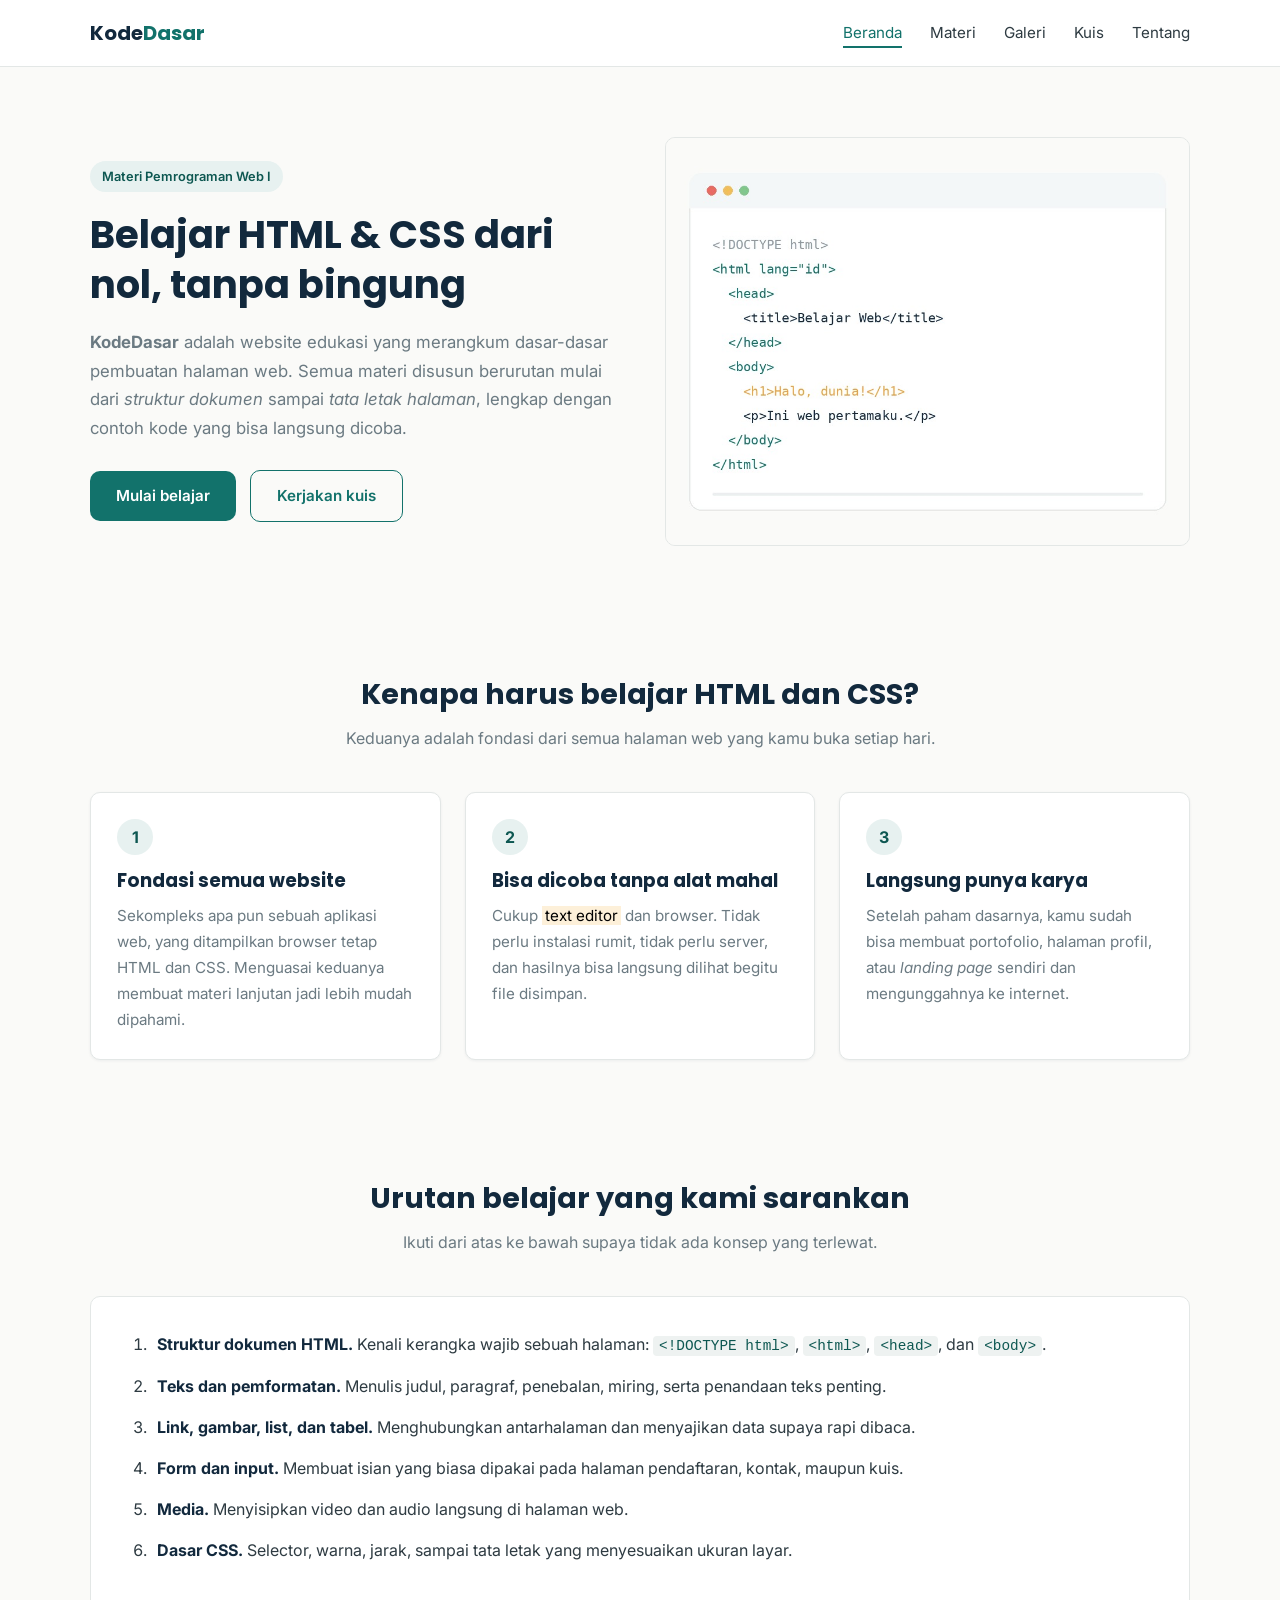
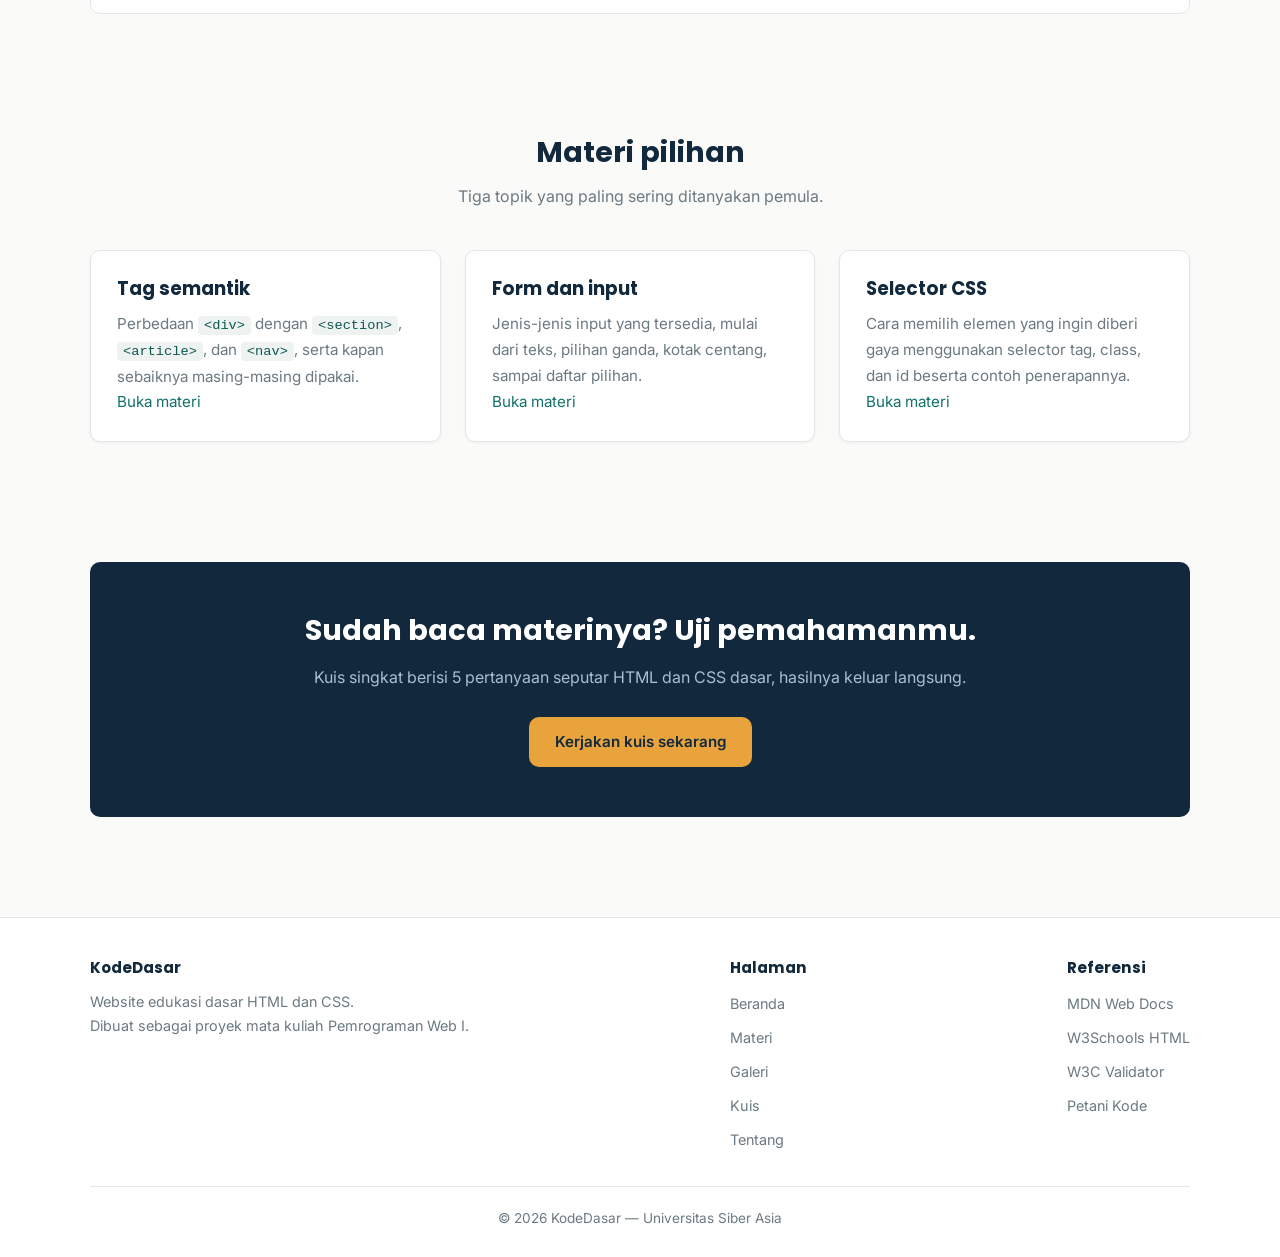
<file: index.html>
<!DOCTYPE html>
<html lang="id">
<head>
  <meta charset="UTF-8">
  <meta name="viewport" content="width=device-width, initial-scale=1.0">
  <meta name="description" content="KodeDasar adalah website edukasi untuk belajar HTML dan CSS dari nol.">
  <title>KodeDasar - Belajar HTML &amp; CSS dari Nol</title>
  <link rel="preconnect" href="https://fonts.googleapis.com">
  <link rel="preconnect" href="https://fonts.gstatic.com" crossorigin>
  <link href="https://fonts.googleapis.com/css2?family=Inter:wght@400;600&family=Poppins:wght@600;700&display=swap" rel="stylesheet">
  <link rel="stylesheet" href="css/style.css">
</head>
<body>

  <header>
    <div class="container header-isi">
      <a href="index.html" class="logo">Kode<span>Dasar</span></a>
      <button class="tombol-menu" id="tombolMenu">&#9776;</button>
      <nav id="menuUtama">
        <ul>
          <li><a href="index.html" class="aktif">Beranda</a></li>
          <li><a href="materi.html">Materi</a></li>
          <li><a href="galeri.html">Galeri</a></li>
          <li><a href="kuis.html">Kuis</a></li>
          <li><a href="tentang.html">Tentang</a></li>
        </ul>
      </nav>
    </div>
  </header>

  <main>

    <!-- Bagian pembuka/Materi -->
    <section class="hero">
      <div class="container hero-isi">
        <div class="hero-teks">
          <span class="label">Materi Pemrograman Web I</span>
          <h1>Belajar HTML &amp; CSS dari nol, tanpa bingung</h1>
          <p>
            <strong>KodeDasar</strong> adalah website edukasi yang merangkum dasar-dasar pembuatan
            halaman web. Semua materi disusun berurutan mulai dari <em>struktur dokumen</em> sampai
            <em>tata letak halaman</em>, lengkap dengan contoh kode yang bisa langsung dicoba.
          </p>
          <a href="materi.html" class="tombol">Mulai belajar</a>
          <a href="kuis.html" class="tombol tombol-garis">Kerjakan kuis</a>
        </div>
        <div class="hero-gambar">
          <img src="img/hero-editor.jpg" alt="Contoh kode HTML sederhana di dalam text editor">
        </div>
      </div>
    </section>

    <!-- Mengapa belajar HTML dan CSS? -->
    <section>
      <div class="container">
        <div class="judul-bagian">
          <h2>Kenapa harus belajar HTML dan CSS?</h2>
          <p>Keduanya adalah fondasi dari semua halaman web yang kamu buka setiap hari.</p>
        </div>

        <div class="grid-kartu">
          <article class="kartu">
            <span class="nomor">1</span>
            <h3>Fondasi semua website</h3>
            <p>
              Sekompleks apa pun sebuah aplikasi web, yang ditampilkan browser tetap
              HTML dan CSS. Menguasai keduanya membuat materi lanjutan jadi lebih mudah dipahami.
            </p>
          </article>

          <article class="kartu">
            <span class="nomor">2</span>
            <h3>Bisa dicoba tanpa alat mahal</h3>
            <p>
              Cukup <mark>text editor</mark> dan browser. Tidak perlu instalasi rumit,
              tidak perlu server, dan hasilnya bisa langsung dilihat begitu file disimpan.
            </p>
          </article>

          <article class="kartu">
            <span class="nomor">3</span>
            <h3>Langsung punya karya</h3>
            <p>
              Setelah paham dasarnya, kamu sudah bisa membuat portofolio, halaman profil,
              atau <em>landing page</em> sendiri dan mengunggahnya ke internet.
            </p>
          </article>
        </div>
      </div>
    </section>

    <!-- Urutan belajar -->
    <section>
      <div class="container">
        <div class="judul-bagian">
          <h2>Urutan belajar yang kami sarankan</h2>
          <p>Ikuti dari atas ke bawah supaya tidak ada konsep yang terlewat.</p>
        </div>

        <div class="alur">
          <ol>
            <li>
              <strong>Struktur dokumen HTML.</strong> Kenali kerangka wajib sebuah halaman:
              <code>&lt;!DOCTYPE html&gt;</code>, <code>&lt;html&gt;</code>,
              <code>&lt;head&gt;</code>, dan <code>&lt;body&gt;</code>.
            </li>
            <li>
              <strong>Teks dan pemformatan.</strong> Menulis judul, paragraf, penebalan,
              miring, serta penandaan teks penting.
            </li>
            <li>
              <strong>Link, gambar, list, dan tabel.</strong> Menghubungkan antarhalaman dan
              menyajikan data supaya rapi dibaca.
            </li>
            <li>
              <strong>Form dan input.</strong> Membuat isian yang biasa dipakai pada halaman
              pendaftaran, kontak, maupun kuis.
            </li>
            <li>
              <strong>Media.</strong> Menyisipkan video dan audio langsung di halaman web.
            </li>
            <li>
              <strong>Dasar CSS.</strong> Selector, warna, jarak, sampai tata letak yang
              menyesuaikan ukuran layar.
            </li>
          </ol>
        </div>
      </div>
    </section>

    <!-- Materi pilihan -->
    <section>
      <div class="container">
        <div class="judul-bagian">
          <h2>Materi pilihan</h2>
          <p>Tiga topik yang paling sering ditanyakan pemula.</p>
        </div>

        <div class="grid-kartu">
          <article class="kartu">
            <h3>Tag semantik</h3>
            <p>
              Perbedaan <code>&lt;div&gt;</code> dengan <code>&lt;section&gt;</code>,
              <code>&lt;article&gt;</code>, dan <code>&lt;nav&gt;</code>, serta kapan
              sebaiknya masing-masing dipakai.
            </p>
            <p><a href="materi.html">Buka materi</a></p>
          </article>

          <article class="kartu">
            <h3>Form dan input</h3>
            <p>
              Jenis-jenis input yang tersedia, mulai dari teks, pilihan ganda,
              kotak centang, sampai daftar pilihan.
            </p>
            <p><a href="materi.html">Buka materi</a></p>
          </article>

          <article class="kartu">
            <h3>Selector CSS</h3>
            <p>
              Cara memilih elemen yang ingin diberi gaya menggunakan selector tag,
              class, dan id beserta contoh penerapannya.
            </p>
            <p><a href="materi.html">Buka materi</a></p>
          </article>
        </div>
      </div>
    </section>

    <!-- Ajakan mengerjakan kuis -->
    <section>
      <div class="container">
        <div class="ajakan">
          <h2>Sudah baca materinya? Uji pemahamanmu.</h2>
          <p>Kuis singkat berisi 5 pertanyaan seputar HTML dan CSS dasar, hasilnya keluar langsung.</p>
          <a href="kuis.html" class="tombol">Kerjakan kuis sekarang</a>
        </div>
      </div>
    </section>

  </main>

  <footer>
    <div class="container">
      <div class="footer-isi">
        <div class="footer-kolom">
          <h4>KodeDasar</h4>
          <p>Website edukasi dasar HTML dan CSS.<br>Dibuat sebagai proyek mata kuliah Pemrograman Web I.</p>
        </div>
        <div class="footer-kolom">
          <h4>Halaman</h4>
          <ul>
            <li><a href="index.html">Beranda</a></li>
            <li><a href="materi.html">Materi</a></li>
            <li><a href="galeri.html">Galeri</a></li>
            <li><a href="kuis.html">Kuis</a></li>
            <li><a href="tentang.html">Tentang</a></li>
          </ul>
        </div>
        <div class="footer-kolom">
          <h4>Referensi</h4>
          <ul>
            <li><a href="https://developer.mozilla.org/id/docs/Web/HTML" target="_blank">MDN Web Docs</a></li>
            <li><a href="https://www.w3schools.com/html/" target="_blank">W3Schools HTML</a></li>
            <li><a href="https://validator.w3.org/" target="_blank">W3C Validator</a></li>
            <li><a href="https://www.petanikode.com/html-tag-elemen-atribut/" target="_blank">Petani Kode</a></li>
          </ul>
        </div>
      </div>
      <p class="hak-cipta">&copy; <span id="tahun">2026</span> KodeDasar &mdash; Universitas Siber Asia</p>
    </div>
  </footer>

  <script src="js/main.js"></script>
</body>
</html>
</file>
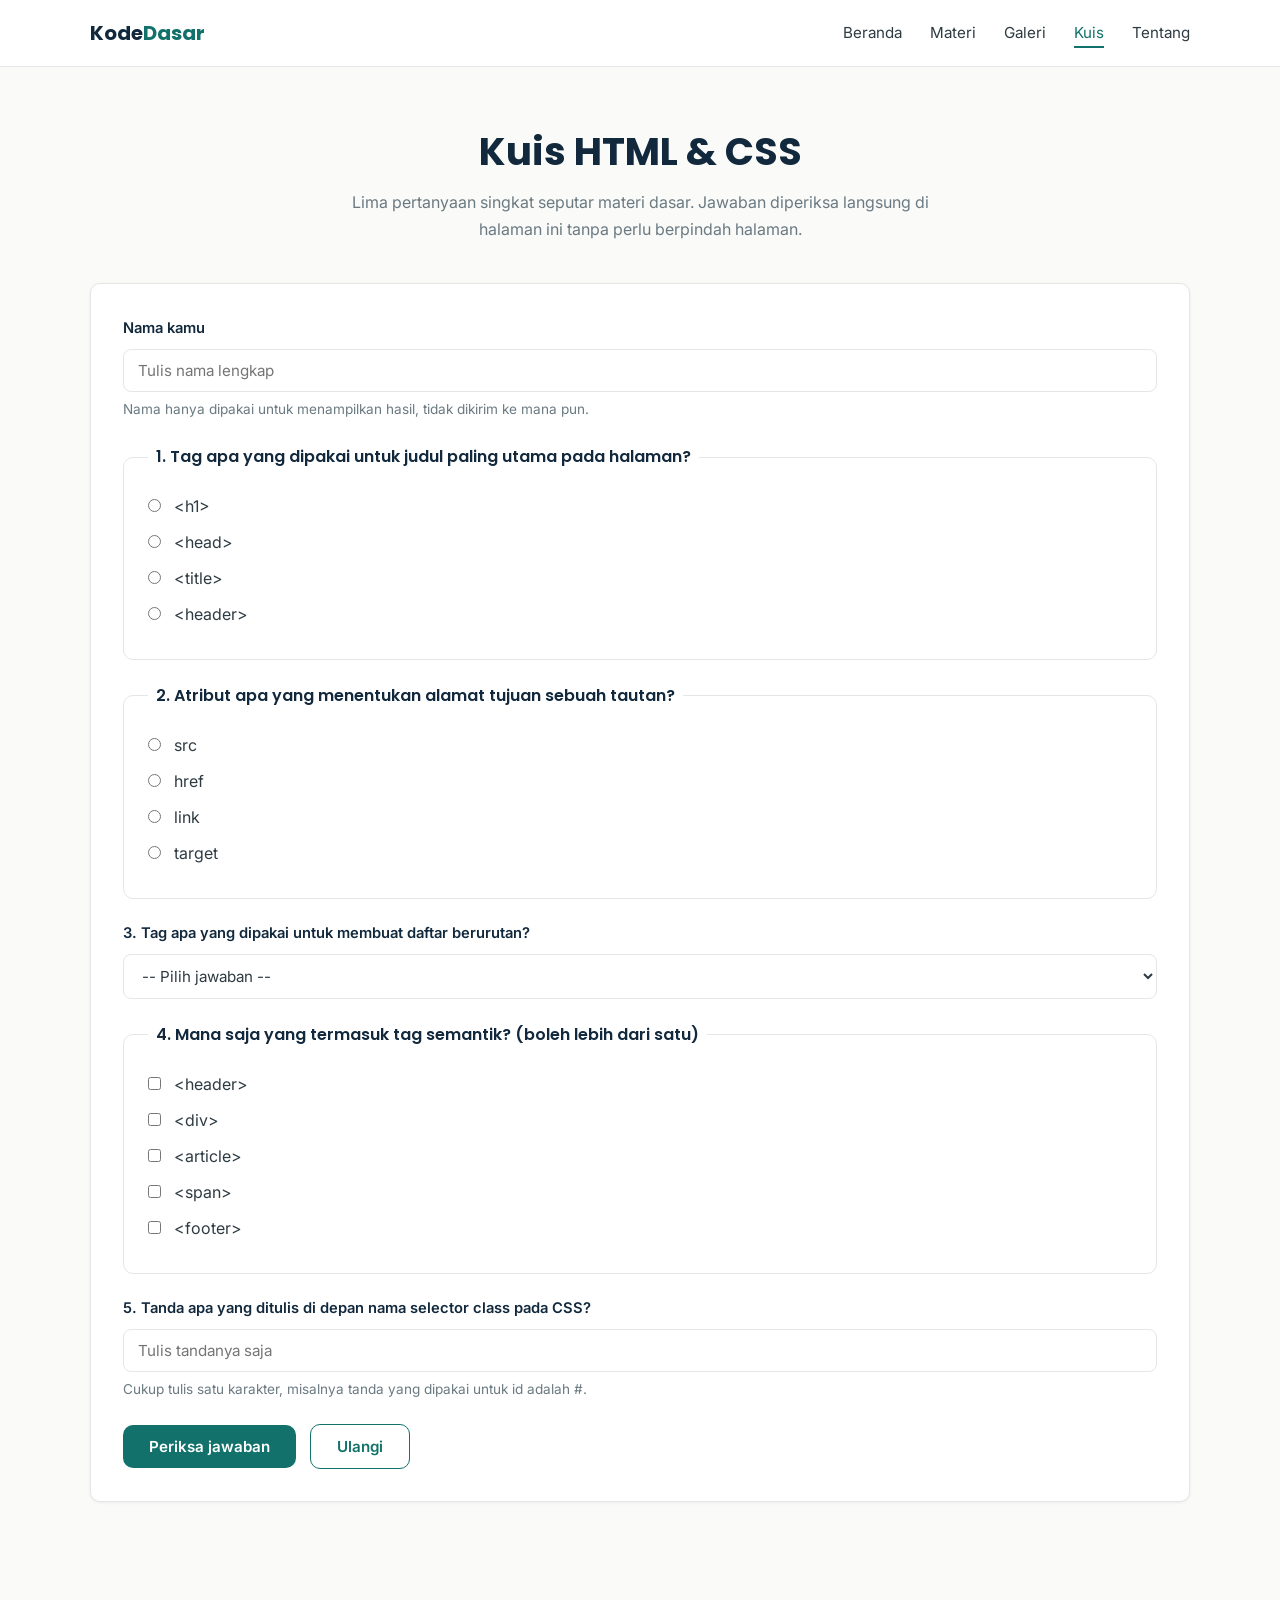
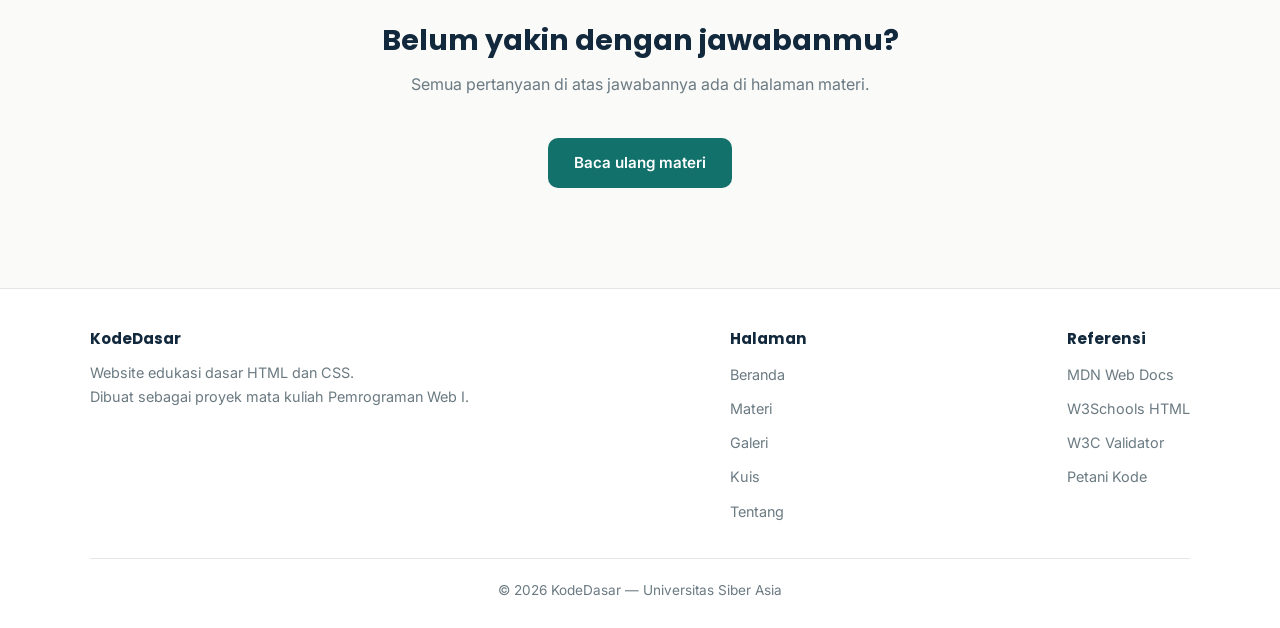
<file: kuis.html>
<!DOCTYPE html>
<html lang="id">
<head>
  <meta charset="UTF-8">
  <meta name="viewport" content="width=device-width, initial-scale=1.0">
  <meta name="description" content="Kuis singkat untuk menguji pemahaman dasar HTML dan CSS.">
  <title>Kuis - KodeDasar</title>
  <link rel="preconnect" href="https://fonts.googleapis.com">
  <link rel="preconnect" href="https://fonts.gstatic.com" crossorigin>
  <link href="https://fonts.googleapis.com/css2?family=Inter:wght@400;600&family=Poppins:wght@600;700&display=swap" rel="stylesheet">
  <link rel="stylesheet" href="css/style.css">
</head>
<body>

  <header>
    <div class="container header-isi">
      <a href="index.html" class="logo">Kode<span>Dasar</span></a>
      <button class="tombol-menu" id="tombolMenu">&#9776;</button>
      <nav id="menuUtama">
        <ul>
          <li><a href="index.html">Beranda</a></li>
          <li><a href="materi.html">Materi</a></li>
          <li><a href="galeri.html">Galeri</a></li>
          <li><a href="kuis.html" class="aktif">Kuis</a></li>
          <li><a href="tentang.html">Tentang</a></li>
        </ul>
      </nav>
    </div>
  </header>

  <main>

    <section>
      <div class="container">
        <div class="judul-bagian">
          <h1>Kuis HTML &amp; CSS</h1>
          <p>
            Lima pertanyaan singkat seputar materi dasar. Jawaban diperiksa langsung di halaman ini
            tanpa perlu berpindah halaman.
          </p>
        </div>

        <!-- Kotak hasil, awalnya disembunyikan lewat CSS lalu dimunculkan oleh kuis.js -->
        <div class="hasil-kuis" id="kotakHasil">
          <h3>Hasil kuis kamu</h3>
          <p class="skor" id="nilaiSkor">0</p>
          <p id="keteranganHasil"></p>
          <ul id="rincianJawaban"></ul>
        </div>

        <p class="pesan-form pesan-error" id="pesanPeringatan"></p>

        <form class="form-box" id="formKuis">

          <div class="grup-form">
            <label for="namaPeserta">Nama kamu</label>
            <input type="text" id="namaPeserta" name="namaPeserta" placeholder="Tulis nama lengkap">
            <p class="bantuan">Nama hanya dipakai untuk menampilkan hasil, tidak dikirim ke mana pun.</p>
          </div>

          <fieldset>
            <legend>1. Tag apa yang dipakai untuk judul paling utama pada halaman?</legend>
            <div class="pilihan">
              <label><input type="radio" name="soal1" value="h1"> &lt;h1&gt;</label>
              <label><input type="radio" name="soal1" value="head"> &lt;head&gt;</label>
              <label><input type="radio" name="soal1" value="title"> &lt;title&gt;</label>
              <label><input type="radio" name="soal1" value="header"> &lt;header&gt;</label>
            </div>
          </fieldset>

          <fieldset>
            <legend>2. Atribut apa yang menentukan alamat tujuan sebuah tautan?</legend>
            <div class="pilihan">
              <label><input type="radio" name="soal2" value="src"> src</label>
              <label><input type="radio" name="soal2" value="href"> href</label>
              <label><input type="radio" name="soal2" value="link"> link</label>
              <label><input type="radio" name="soal2" value="target"> target</label>
            </div>
          </fieldset>

          <div class="grup-form">
            <label for="soal3">3. Tag apa yang dipakai untuk membuat daftar berurutan?</label>
            <select id="soal3" name="soal3">
              <option value="">-- Pilih jawaban --</option>
              <option value="ul">&lt;ul&gt;</option>
              <option value="ol">&lt;ol&gt;</option>
              <option value="li">&lt;li&gt;</option>
              <option value="dl">&lt;dl&gt;</option>
            </select>
          </div>

          <fieldset>
            <legend>4. Mana saja yang termasuk tag semantik? (boleh lebih dari satu)</legend>
            <div class="pilihan">
              <label><input type="checkbox" name="soal4" value="header"> &lt;header&gt;</label>
              <label><input type="checkbox" name="soal4" value="div"> &lt;div&gt;</label>
              <label><input type="checkbox" name="soal4" value="article"> &lt;article&gt;</label>
              <label><input type="checkbox" name="soal4" value="span"> &lt;span&gt;</label>
              <label><input type="checkbox" name="soal4" value="footer"> &lt;footer&gt;</label>
            </div>
          </fieldset>

          <div class="grup-form">
            <label for="soal5">5. Tanda apa yang ditulis di depan nama selector class pada CSS?</label>
            <input type="text" id="soal5" name="soal5" placeholder="Tulis tandanya saja">
            <p class="bantuan">Cukup tulis satu karakter, misalnya tanda yang dipakai untuk id adalah #.</p>
          </div>

          <button type="submit" class="tombol">Periksa jawaban</button>
          <button type="reset" class="tombol tombol-garis" id="tombolUlang">Ulangi</button>

        </form>
      </div>
    </section>

    <section>
      <div class="container">
        <div class="judul-bagian">
          <h2>Belum yakin dengan jawabanmu?</h2>
          <p>Semua pertanyaan di atas jawabannya ada di halaman materi.</p>
        </div>
        <p style="text-align: center;">
          <a href="materi.html" class="tombol">Baca ulang materi</a>
        </p>
      </div>
    </section>

  </main>

  <footer>
    <div class="container">
      <div class="footer-isi">
        <div class="footer-kolom">
          <h4>KodeDasar</h4>
          <p>Website edukasi dasar HTML dan CSS.<br>Dibuat sebagai proyek mata kuliah Pemrograman Web I.</p>
        </div>
        <div class="footer-kolom">
          <h4>Halaman</h4>
          <ul>
            <li><a href="index.html">Beranda</a></li>
            <li><a href="materi.html">Materi</a></li>
            <li><a href="galeri.html">Galeri</a></li>
            <li><a href="kuis.html">Kuis</a></li>
            <li><a href="tentang.html">Tentang</a></li>
          </ul>
        </div>
        <div class="footer-kolom">
          <h4>Referensi</h4>
          <ul>
            <li><a href="https://developer.mozilla.org/id/docs/Web/HTML" target="_blank">MDN Web Docs</a></li>
            <li><a href="https://www.w3schools.com/html/" target="_blank">W3Schools HTML</a></li>
            <li><a href="https://validator.w3.org/" target="_blank">W3C Validator</a></li>
            <li><a href="https://www.petanikode.com/html-tag-elemen-atribut/" target="_blank">Petani Kode</a></li>
          </ul>
        </div>
      </div>
      <p class="hak-cipta">&copy; <span id="tahun">2026</span> KodeDasar &mdash; Universitas Siber Asia</p>
    </div>
  </footer>

  <script src="js/main.js"></script>
  <script src="js/kuis.js"></script>
</body>
</html>
</file>
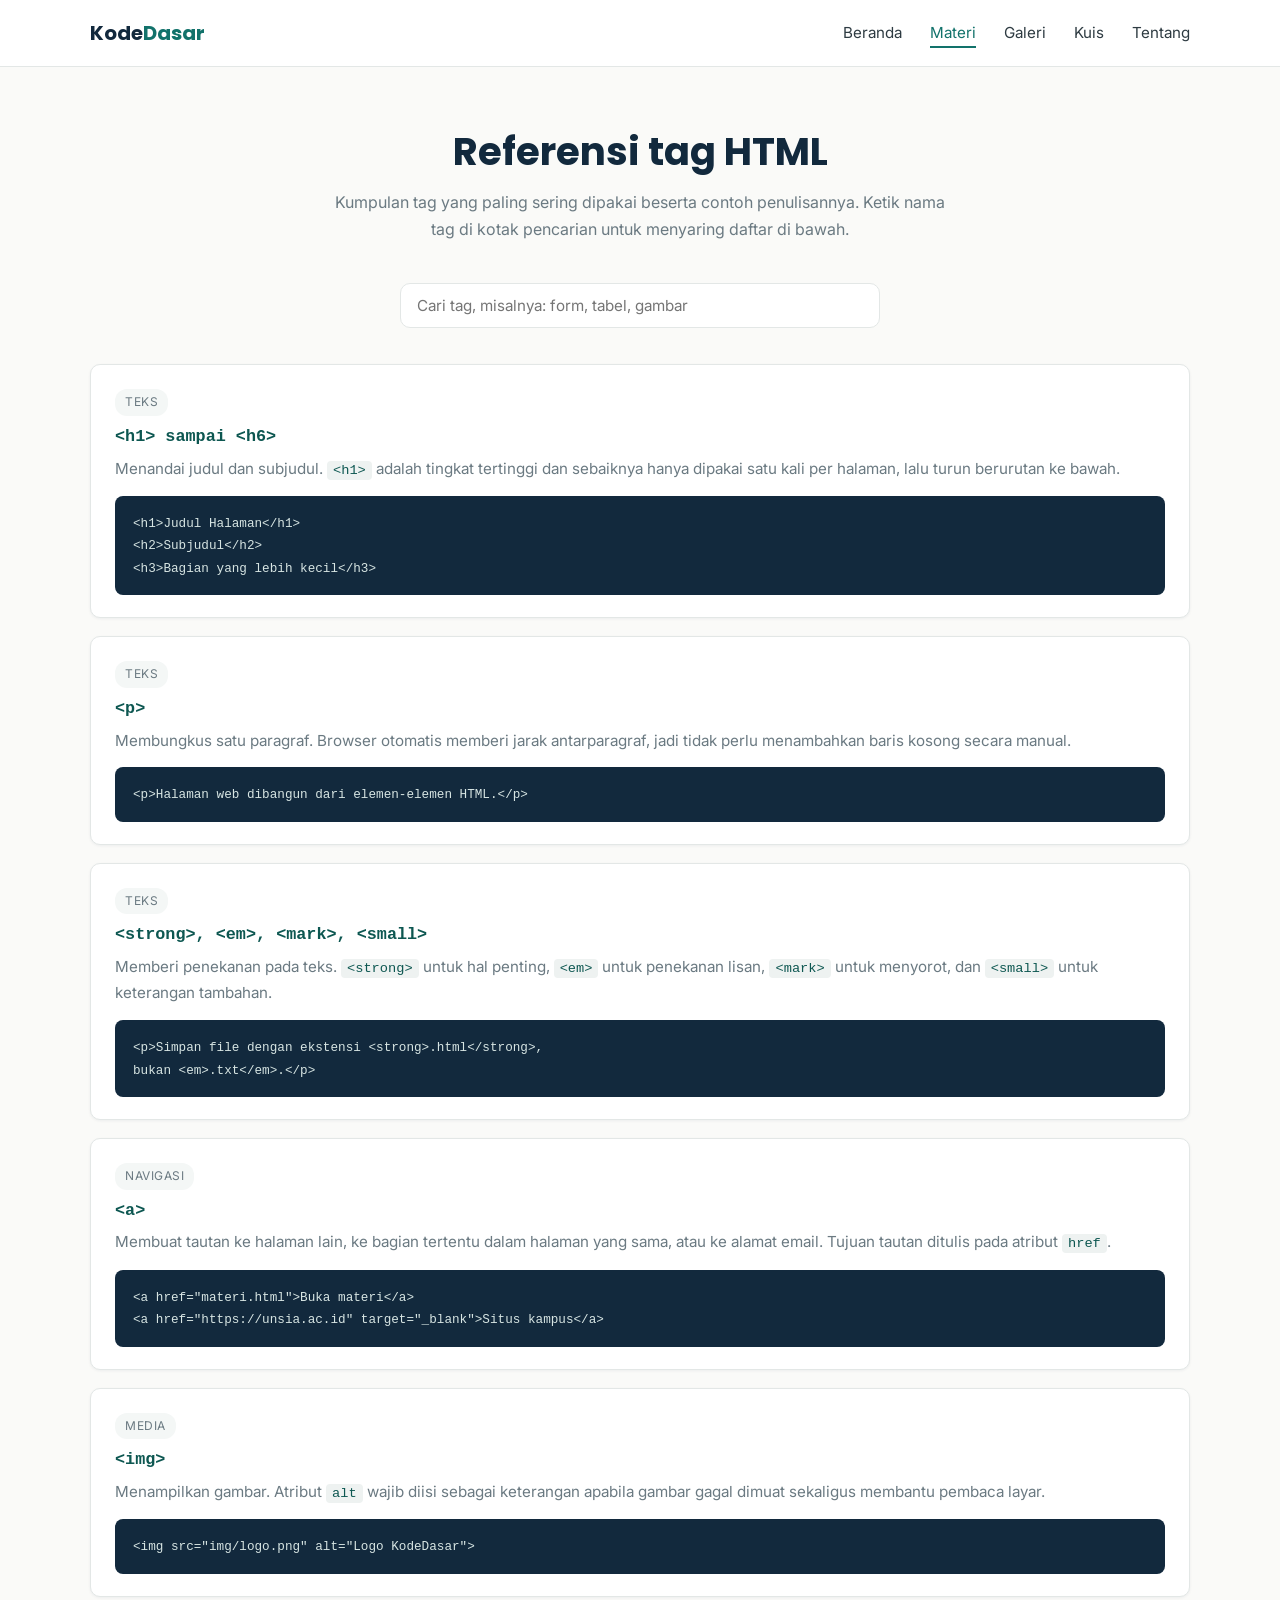
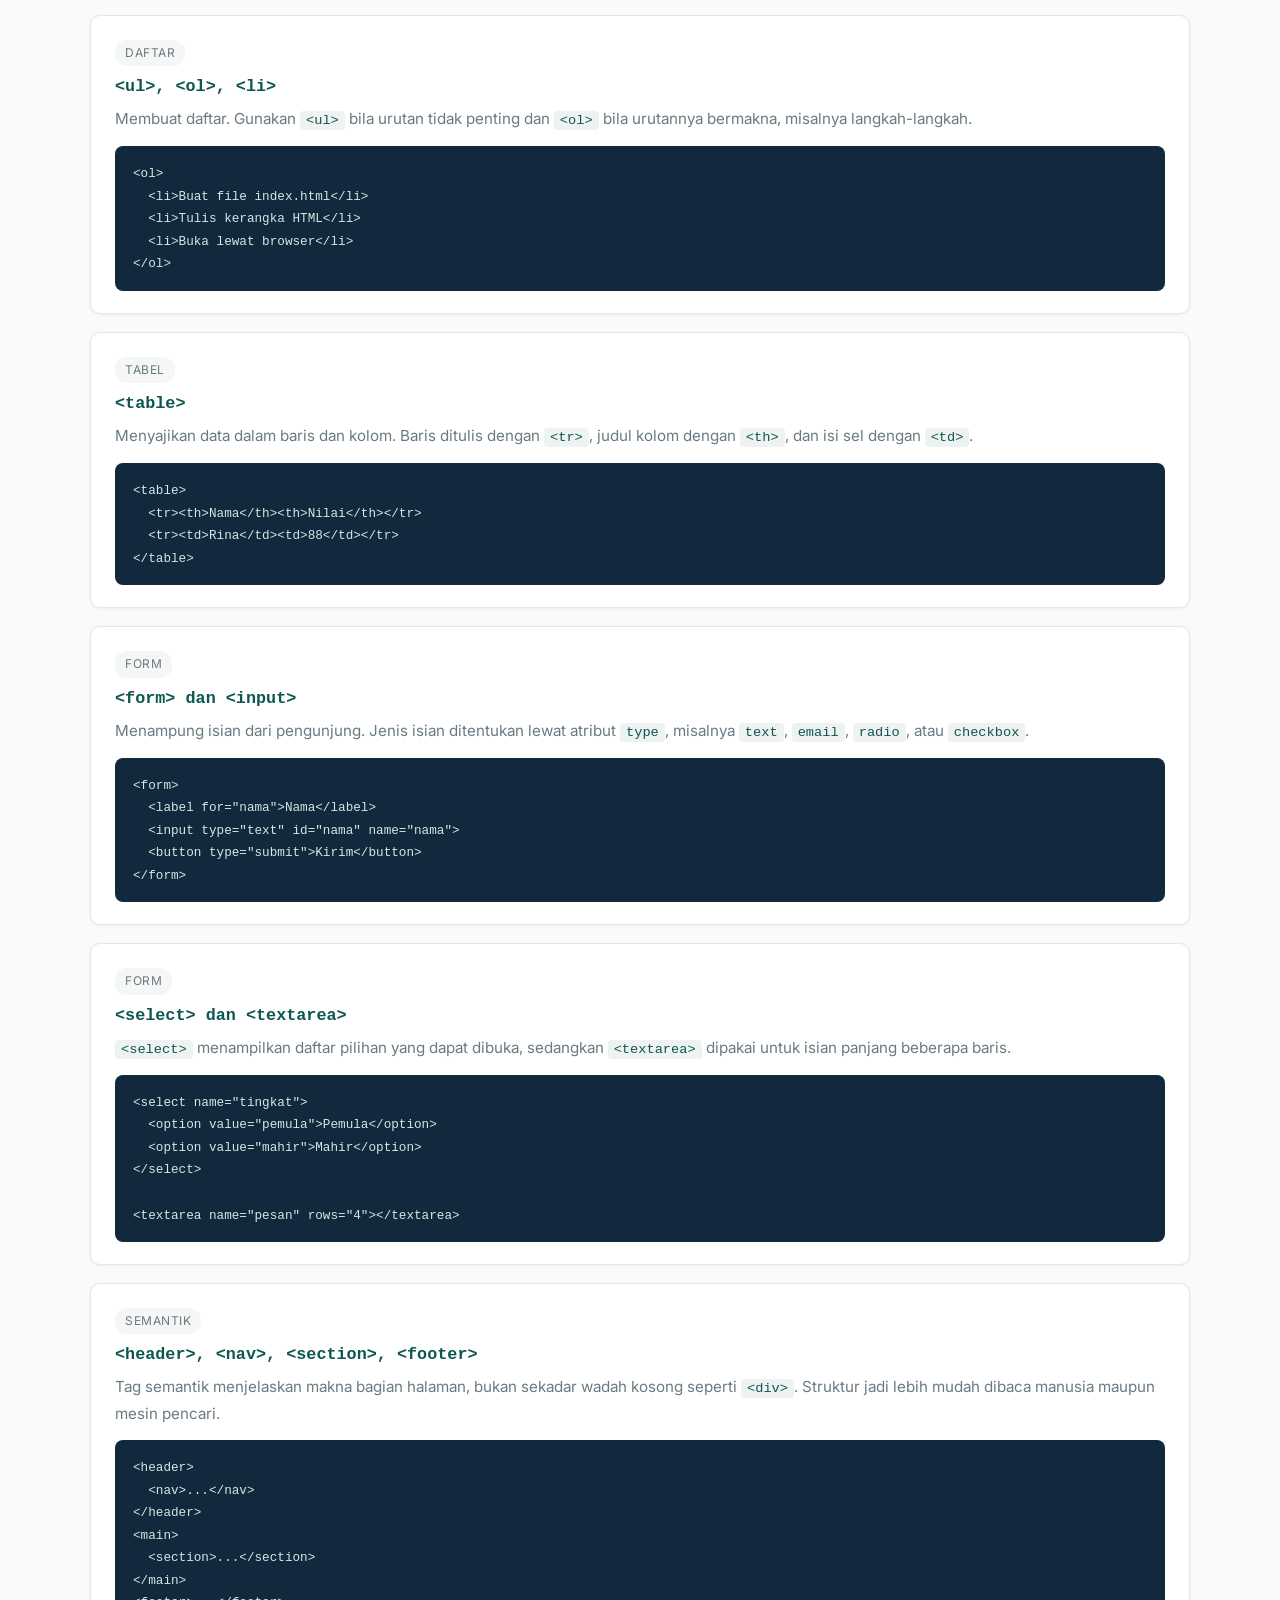
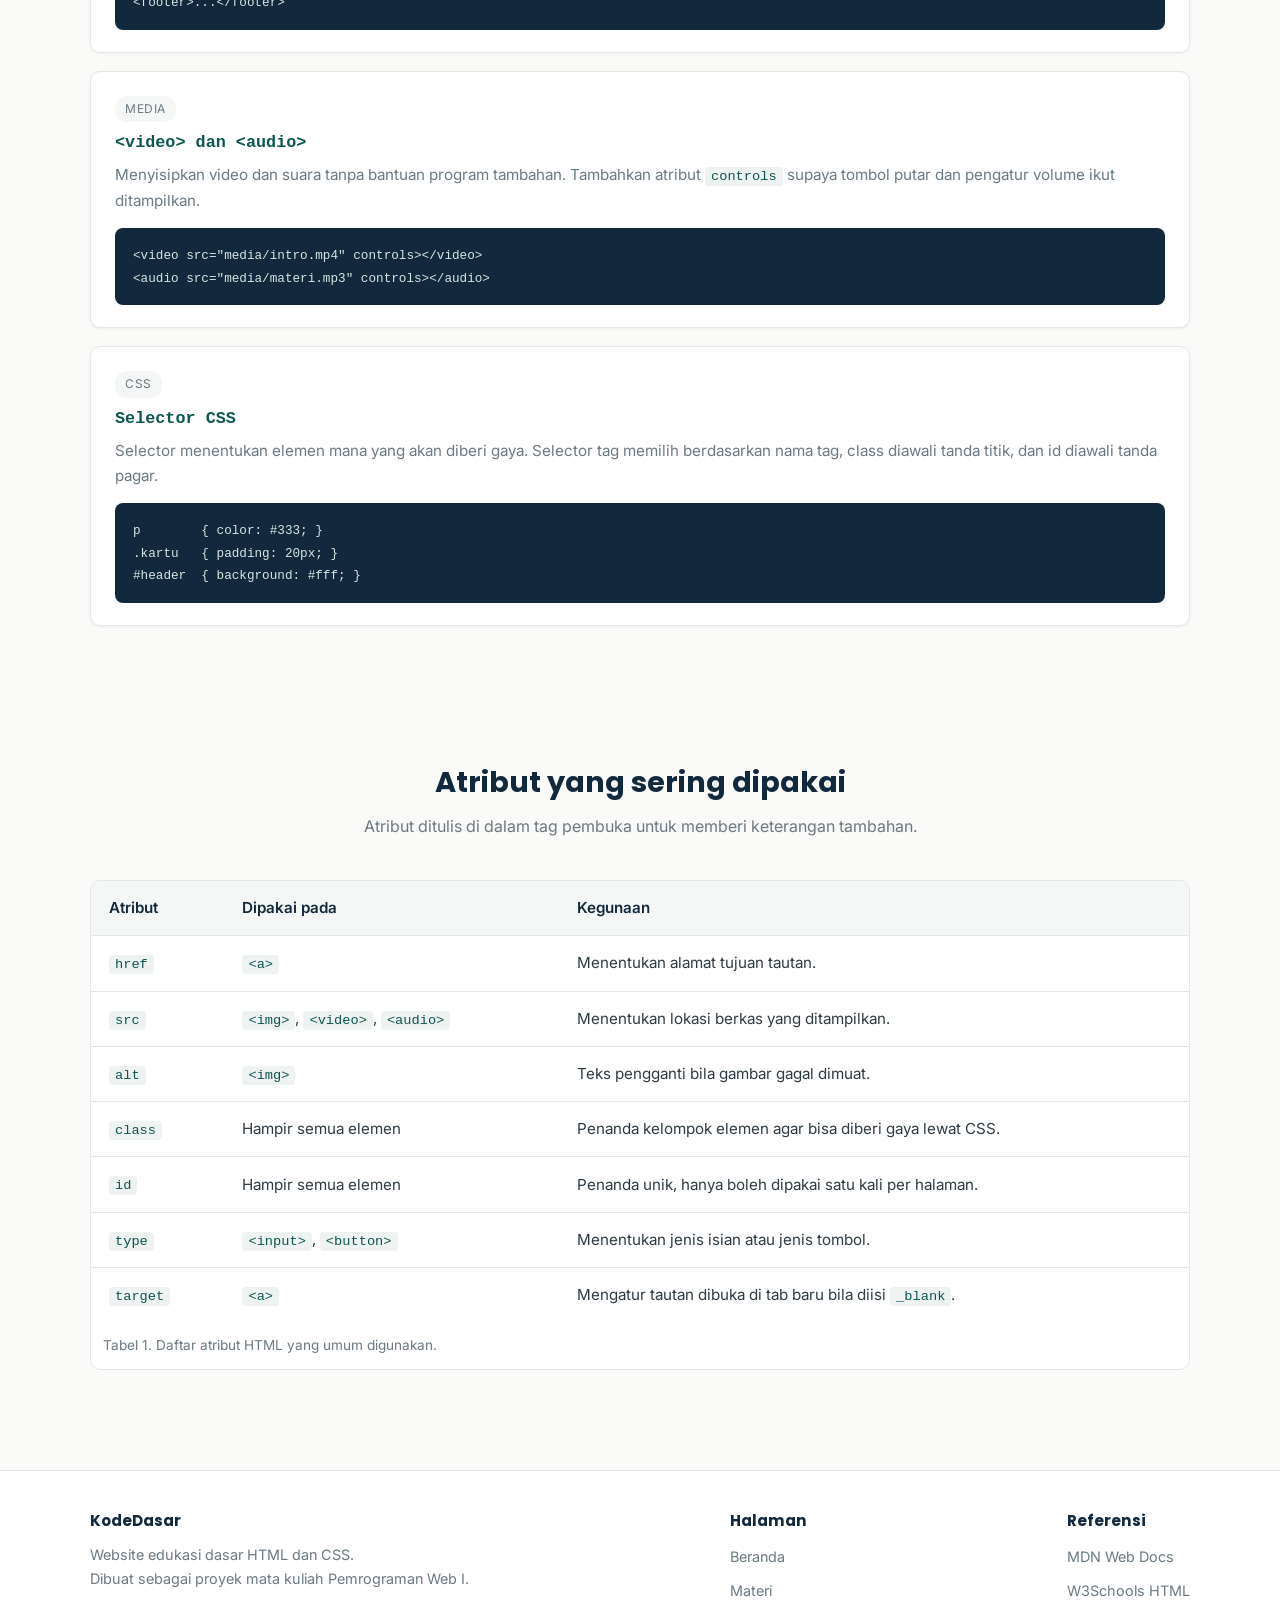
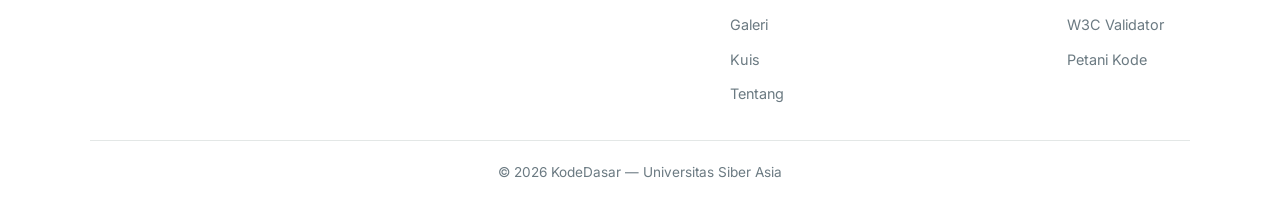
<file: materi.html>
<!DOCTYPE html>
<html lang="id">
<head>
  <meta charset="UTF-8">
  <meta name="viewport" content="width=device-width, initial-scale=1.0">
  <meta name="description" content="Kumpulan materi dan referensi tag HTML beserta contoh kodenya.">
  <title>Materi - KodeDasar</title>
  <link rel="preconnect" href="https://fonts.googleapis.com">
  <link rel="preconnect" href="https://fonts.gstatic.com" crossorigin>
  <link href="https://fonts.googleapis.com/css2?family=Inter:wght@400;600&family=Poppins:wght@600;700&display=swap" rel="stylesheet">
  <link rel="stylesheet" href="css/style.css">
</head>
<body>

  <header>
    <div class="container header-isi">
      <a href="index.html" class="logo">Kode<span>Dasar</span></a>
      <button class="tombol-menu" id="tombolMenu">&#9776;</button>
      <nav id="menuUtama">
        <ul>
          <li><a href="index.html">Beranda</a></li>
          <li><a href="materi.html" class="aktif">Materi</a></li>
          <li><a href="galeri.html">Galeri</a></li>
          <li><a href="kuis.html">Kuis</a></li>
          <li><a href="tentang.html">Tentang</a></li>
        </ul>
      </nav>
    </div>
  </header>

  <main>

    <section>
      <div class="container">
        <div class="judul-bagian">
          <h1>Referensi tag HTML</h1>
          <p>
            Kumpulan tag yang paling sering dipakai beserta contoh penulisannya.
            Ketik nama tag di kotak pencarian untuk menyaring daftar di bawah.
          </p>
        </div>

        <!-- Kotak pencarian. -->
        <div class="kotak-cari">
          <input type="text" id="inputCari" placeholder="Cari tag, misalnya: form, tabel, gambar">
        </div>

        <div id="daftarTag">

          <article class="kartu-tag" data-nama="heading judul h1 h2 h3">
            <span class="kategori">Teks</span>
            <h3>&lt;h1&gt; sampai &lt;h6&gt;</h3>
            <p>
              Menandai judul dan subjudul. <code>&lt;h1&gt;</code> adalah tingkat tertinggi dan
              sebaiknya hanya dipakai satu kali per halaman, lalu turun berurutan ke bawah.
            </p>
            <pre><code>&lt;h1&gt;Judul Halaman&lt;/h1&gt;
&lt;h2&gt;Subjudul&lt;/h2&gt;
&lt;h3&gt;Bagian yang lebih kecil&lt;/h3&gt;</code></pre>
          </article>

          <article class="kartu-tag" data-nama="paragraf paragraph p teks">
            <span class="kategori">Teks</span>
            <h3>&lt;p&gt;</h3>
            <p>
              Membungkus satu paragraf. Browser otomatis memberi jarak antarparagraf,
              jadi tidak perlu menambahkan baris kosong secara manual.
            </p>
            <pre><code>&lt;p&gt;Halaman web dibangun dari elemen-elemen HTML.&lt;/p&gt;</code></pre>
          </article>

          <article class="kartu-tag" data-nama="format teks strong em mark small tebal miring">
            <span class="kategori">Teks</span>
            <h3>&lt;strong&gt;, &lt;em&gt;, &lt;mark&gt;, &lt;small&gt;</h3>
            <p>
              Memberi penekanan pada teks. <code>&lt;strong&gt;</code> untuk hal penting,
              <code>&lt;em&gt;</code> untuk penekanan lisan, <code>&lt;mark&gt;</code> untuk
              menyorot, dan <code>&lt;small&gt;</code> untuk keterangan tambahan.
            </p>
            <pre><code>&lt;p&gt;Simpan file dengan ekstensi &lt;strong&gt;.html&lt;/strong&gt;,
bukan &lt;em&gt;.txt&lt;/em&gt;.&lt;/p&gt;</code></pre>
          </article>

          <article class="kartu-tag" data-nama="link tautan a href anchor">
            <span class="kategori">Navigasi</span>
            <h3>&lt;a&gt;</h3>
            <p>
              Membuat tautan ke halaman lain, ke bagian tertentu dalam halaman yang sama,
              atau ke alamat email. Tujuan tautan ditulis pada atribut <code>href</code>.
            </p>
            <pre><code>&lt;a href="materi.html"&gt;Buka materi&lt;/a&gt;
&lt;a href="https://unsia.ac.id" target="_blank"&gt;Situs kampus&lt;/a&gt;</code></pre>
          </article>

          <article class="kartu-tag" data-nama="gambar image img foto">
            <span class="kategori">Media</span>
            <h3>&lt;img&gt;</h3>
            <p>
              Menampilkan gambar. Atribut <code>alt</code> wajib diisi sebagai keterangan
              apabila gambar gagal dimuat sekaligus membantu pembaca layar.
            </p>
            <pre><code>&lt;img src="img/logo.png" alt="Logo KodeDasar"&gt;</code></pre>
          </article>

          <article class="kartu-tag" data-nama="list daftar ul ol li urutan">
            <span class="kategori">Daftar</span>
            <h3>&lt;ul&gt;, &lt;ol&gt;, &lt;li&gt;</h3>
            <p>
              Membuat daftar. Gunakan <code>&lt;ul&gt;</code> bila urutan tidak penting dan
              <code>&lt;ol&gt;</code> bila urutannya bermakna, misalnya langkah-langkah.
            </p>
            <pre><code>&lt;ol&gt;
  &lt;li&gt;Buat file index.html&lt;/li&gt;
  &lt;li&gt;Tulis kerangka HTML&lt;/li&gt;
  &lt;li&gt;Buka lewat browser&lt;/li&gt;
&lt;/ol&gt;</code></pre>
          </article>

          <article class="kartu-tag" data-nama="tabel table tr td th data">
            <span class="kategori">Tabel</span>
            <h3>&lt;table&gt;</h3>
            <p>
              Menyajikan data dalam baris dan kolom. Baris ditulis dengan <code>&lt;tr&gt;</code>,
              judul kolom dengan <code>&lt;th&gt;</code>, dan isi sel dengan <code>&lt;td&gt;</code>.
            </p>
            <pre><code>&lt;table&gt;
  &lt;tr&gt;&lt;th&gt;Nama&lt;/th&gt;&lt;th&gt;Nilai&lt;/th&gt;&lt;/tr&gt;
  &lt;tr&gt;&lt;td&gt;Rina&lt;/td&gt;&lt;td&gt;88&lt;/td&gt;&lt;/tr&gt;
&lt;/table&gt;</code></pre>
          </article>

          <article class="kartu-tag" data-nama="form input isian pendaftaran">
            <span class="kategori">Form</span>
            <h3>&lt;form&gt; dan &lt;input&gt;</h3>
            <p>
              Menampung isian dari pengunjung. Jenis isian ditentukan lewat atribut
              <code>type</code>, misalnya <code>text</code>, <code>email</code>,
              <code>radio</code>, atau <code>checkbox</code>.
            </p>
            <pre><code>&lt;form&gt;
  &lt;label for="nama"&gt;Nama&lt;/label&gt;
  &lt;input type="text" id="nama" name="nama"&gt;
  &lt;button type="submit"&gt;Kirim&lt;/button&gt;
&lt;/form&gt;</code></pre>
          </article>

          <article class="kartu-tag" data-nama="select option pilihan dropdown textarea">
            <span class="kategori">Form</span>
            <h3>&lt;select&gt; dan &lt;textarea&gt;</h3>
            <p>
              <code>&lt;select&gt;</code> menampilkan daftar pilihan yang dapat dibuka,
              sedangkan <code>&lt;textarea&gt;</code> dipakai untuk isian panjang beberapa baris.
            </p>
            <pre><code>&lt;select name="tingkat"&gt;
  &lt;option value="pemula"&gt;Pemula&lt;/option&gt;
  &lt;option value="mahir"&gt;Mahir&lt;/option&gt;
&lt;/select&gt;

&lt;textarea name="pesan" rows="4"&gt;&lt;/textarea&gt;</code></pre>
          </article>

          <article class="kartu-tag" data-nama="semantik header nav main section article footer">
            <span class="kategori">Semantik</span>
            <h3>&lt;header&gt;, &lt;nav&gt;, &lt;section&gt;, &lt;footer&gt;</h3>
            <p>
              Tag semantik menjelaskan makna bagian halaman, bukan sekadar wadah kosong seperti
              <code>&lt;div&gt;</code>. Struktur jadi lebih mudah dibaca manusia maupun mesin pencari.
            </p>
            <pre><code>&lt;header&gt;
  &lt;nav&gt;...&lt;/nav&gt;
&lt;/header&gt;
&lt;main&gt;
  &lt;section&gt;...&lt;/section&gt;
&lt;/main&gt;
&lt;footer&gt;...&lt;/footer&gt;</code></pre>
          </article>

          <article class="kartu-tag" data-nama="video audio media suara">
            <span class="kategori">Media</span>
            <h3>&lt;video&gt; dan &lt;audio&gt;</h3>
            <p>
              Menyisipkan video dan suara tanpa bantuan program tambahan. Tambahkan atribut
              <code>controls</code> supaya tombol putar dan pengatur volume ikut ditampilkan.
            </p>
            <pre><code>&lt;video src="media/intro.mp4" controls&gt;&lt;/video&gt;
&lt;audio src="media/materi.mp3" controls&gt;&lt;/audio&gt;</code></pre>
          </article>

          <article class="kartu-tag" data-nama="css style selector class id gaya">
            <span class="kategori">CSS</span>
            <h3>Selector CSS</h3>
            <p>
              Selector menentukan elemen mana yang akan diberi gaya. Selector tag memilih
              berdasarkan nama tag, class diawali tanda titik, dan id diawali tanda pagar.
            </p>
            <pre><code>p        { color: #333; }
.kartu   { padding: 20px; }
#header  { background: #fff; }</code></pre>
          </article>

          <p class="pesan-kosong" id="pesanKosong" style="display: none;">
            Tag yang dicari tidak ditemukan. Coba kata kunci lain.
          </p>

        </div>
      </div>
    </section>

    <!-- Tabel atribut -->
    <section>
      <div class="container">
        <div class="judul-bagian">
          <h2>Atribut yang sering dipakai</h2>
          <p>Atribut ditulis di dalam tag pembuka untuk memberi keterangan tambahan.</p>
        </div>

        <div class="bungkus-tabel">
          <table>
            <caption>Tabel 1. Daftar atribut HTML yang umum digunakan.</caption>
            <thead>
              <tr>
                <th>Atribut</th>
                <th>Dipakai pada</th>
                <th>Kegunaan</th>
              </tr>
            </thead>
            <tbody>
              <tr>
                <td><code>href</code></td>
                <td><code>&lt;a&gt;</code></td>
                <td>Menentukan alamat tujuan tautan.</td>
              </tr>
              <tr>
                <td><code>src</code></td>
                <td><code>&lt;img&gt;</code>, <code>&lt;video&gt;</code>, <code>&lt;audio&gt;</code></td>
                <td>Menentukan lokasi berkas yang ditampilkan.</td>
              </tr>
              <tr>
                <td><code>alt</code></td>
                <td><code>&lt;img&gt;</code></td>
                <td>Teks pengganti bila gambar gagal dimuat.</td>
              </tr>
              <tr>
                <td><code>class</code></td>
                <td>Hampir semua elemen</td>
                <td>Penanda kelompok elemen agar bisa diberi gaya lewat CSS.</td>
              </tr>
              <tr>
                <td><code>id</code></td>
                <td>Hampir semua elemen</td>
                <td>Penanda unik, hanya boleh dipakai satu kali per halaman.</td>
              </tr>
              <tr>
                <td><code>type</code></td>
                <td><code>&lt;input&gt;</code>, <code>&lt;button&gt;</code></td>
                <td>Menentukan jenis isian atau jenis tombol.</td>
              </tr>
              <tr>
                <td><code>target</code></td>
                <td><code>&lt;a&gt;</code></td>
                <td>Mengatur tautan dibuka di tab baru bila diisi <code>_blank</code>.</td>
              </tr>
            </tbody>
          </table>
        </div>
      </div>
    </section>

  </main>

  <footer>
    <div class="container">
      <div class="footer-isi">
        <div class="footer-kolom">
          <h4>KodeDasar</h4>
          <p>Website edukasi dasar HTML dan CSS.<br>Dibuat sebagai proyek mata kuliah Pemrograman Web I.</p>
        </div>
        <div class="footer-kolom">
          <h4>Halaman</h4>
          <ul>
            <li><a href="index.html">Beranda</a></li>
            <li><a href="materi.html">Materi</a></li>
            <li><a href="galeri.html">Galeri</a></li>
            <li><a href="kuis.html">Kuis</a></li>
            <li><a href="tentang.html">Tentang</a></li>
          </ul>
        </div>
        <div class="footer-kolom">
          <h4>Referensi</h4>
          <ul>
            <li><a href="https://developer.mozilla.org/id/docs/Web/HTML" target="_blank">MDN Web Docs</a></li>
            <li><a href="https://www.w3schools.com/html/" target="_blank">W3Schools HTML</a></li>
            <li><a href="https://validator.w3.org/" target="_blank">W3C Validator</a></li>
            <li><a href="https://www.petanikode.com/html-tag-elemen-atribut/" target="_blank">Petani Kode</a></li>
          </ul>
        </div>
      </div>
      <p class="hak-cipta">&copy; <span id="tahun">2026</span> KodeDasar &mdash; Universitas Siber Asia</p>
    </div>
  </footer>

  <script src="js/main.js"></script>
  <script src="js/materi.js"></script>
</body>
</html>
</file>
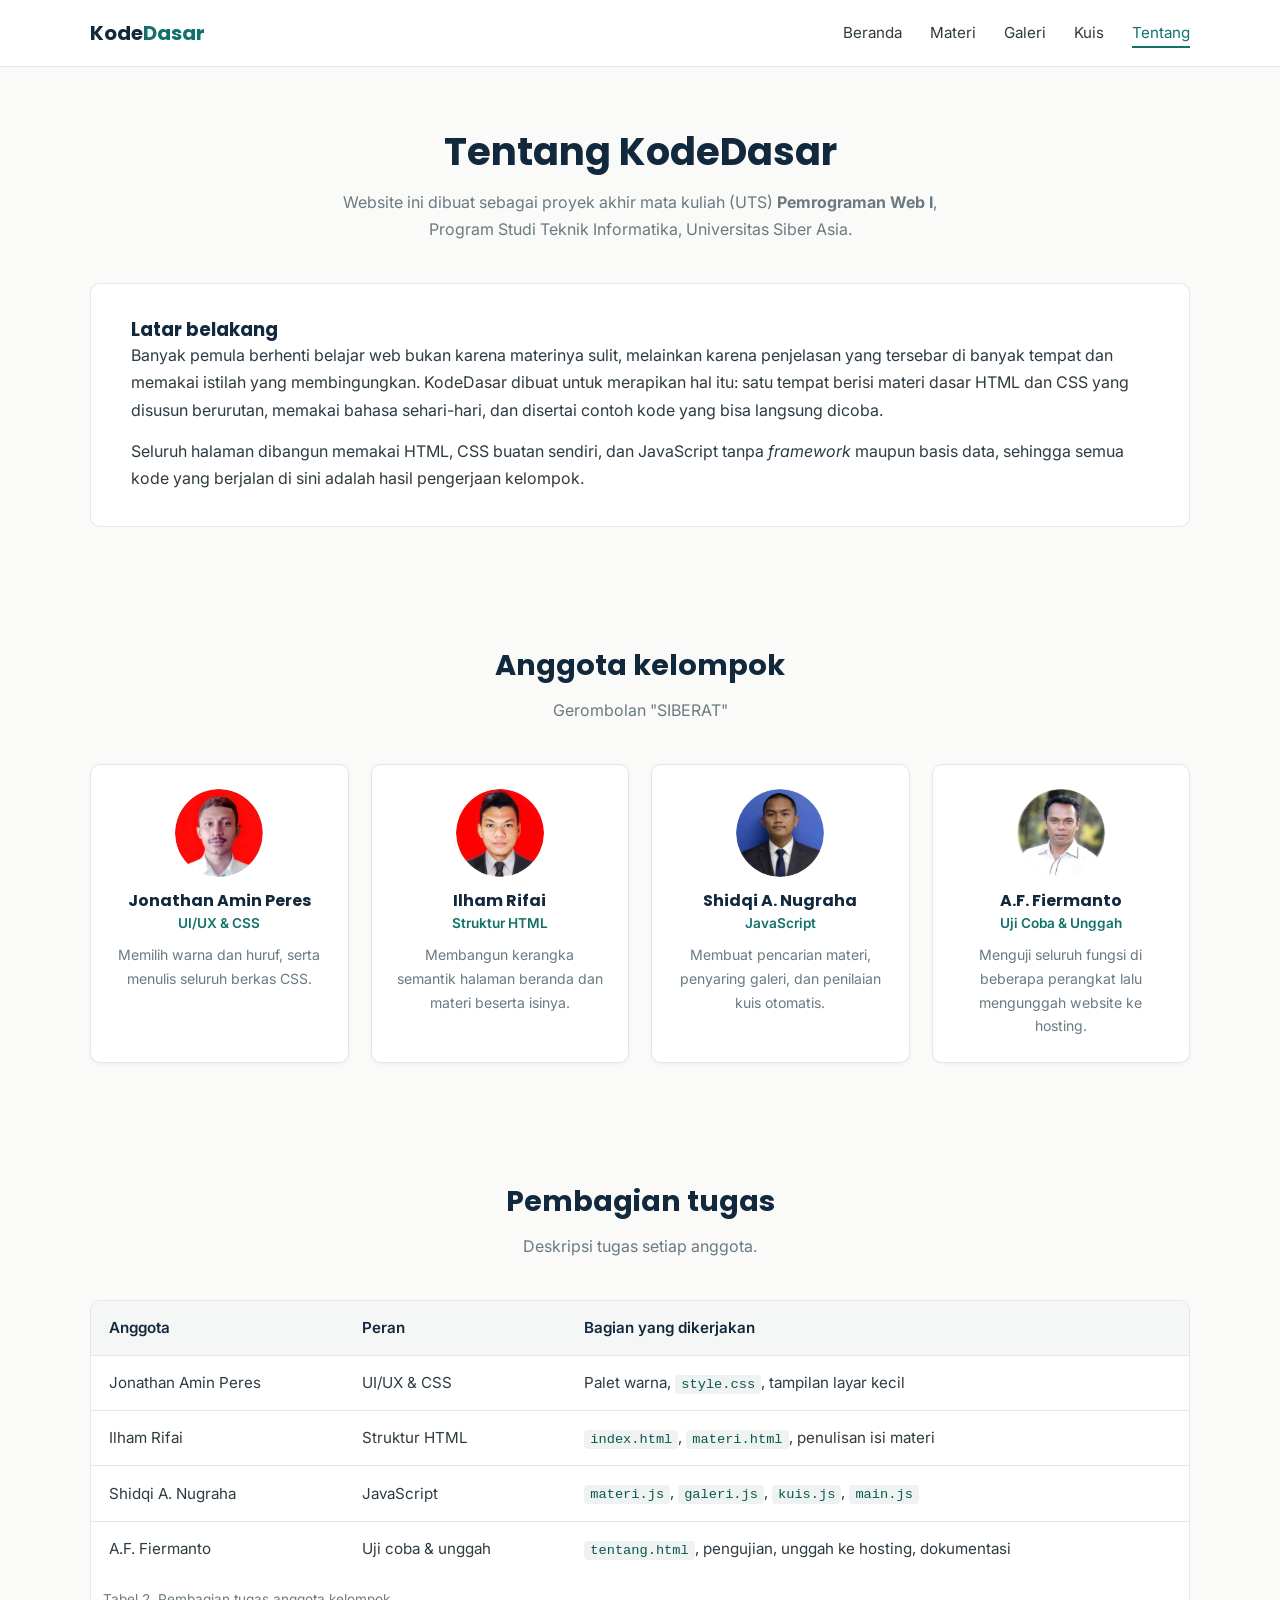
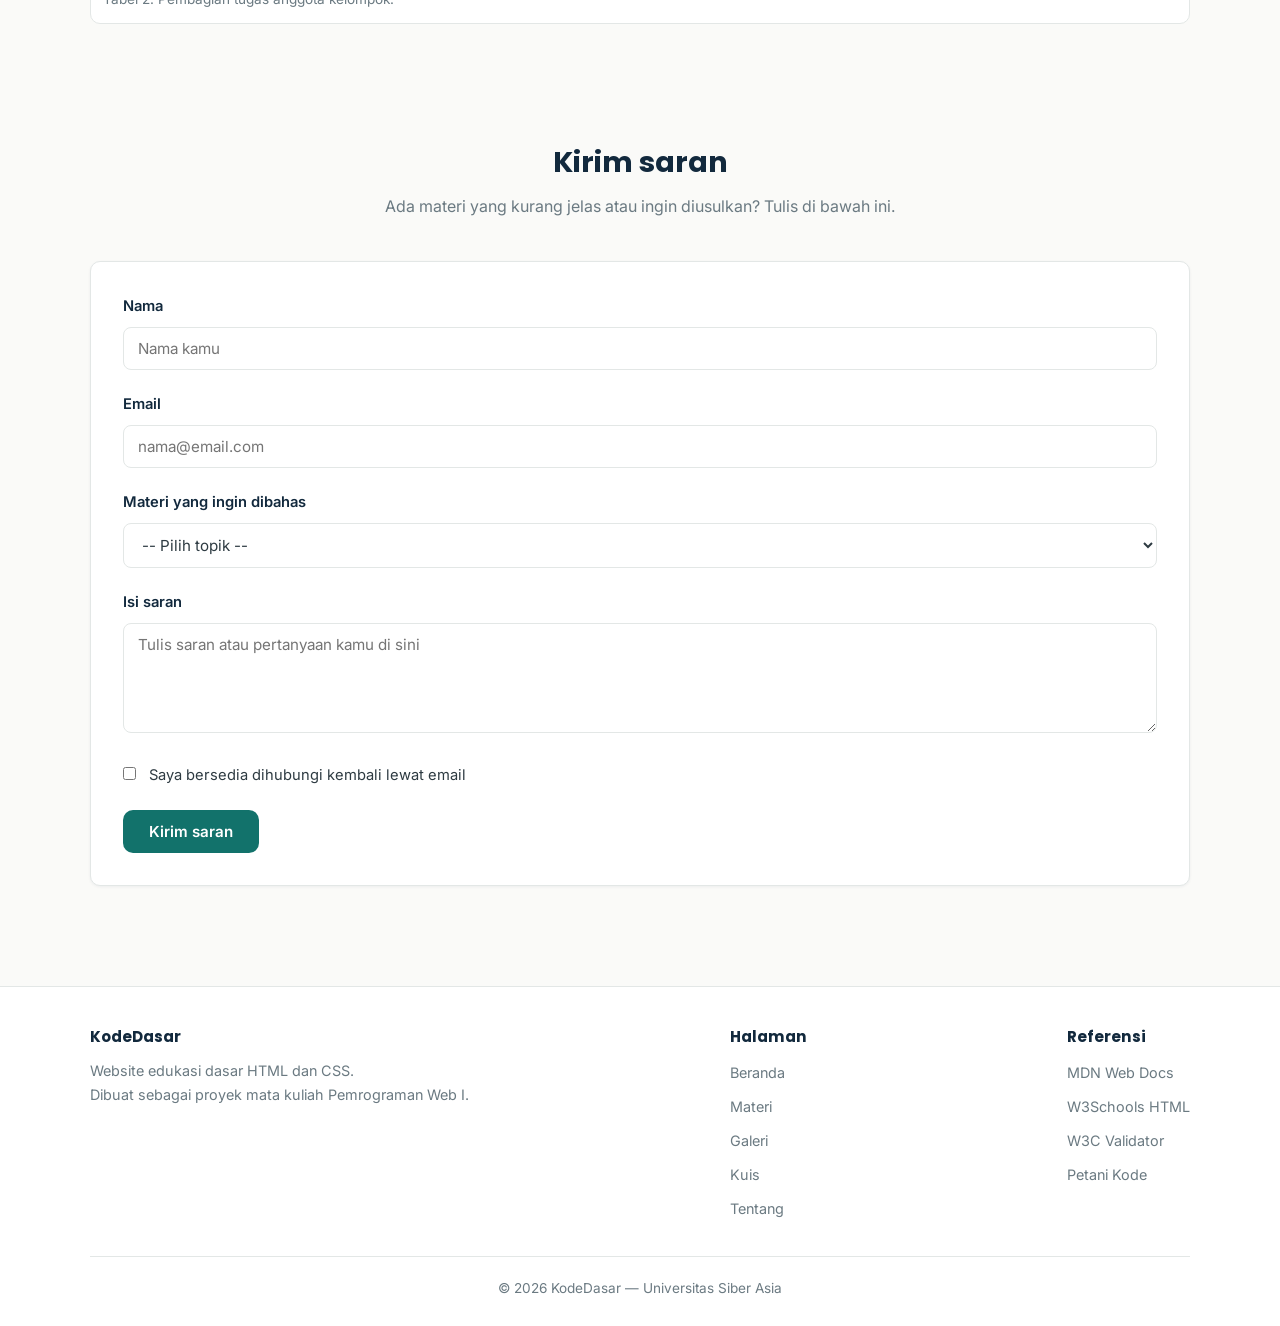
<file: tentang.html>
<!DOCTYPE html>
<html lang="id">
<head>
  <meta charset="UTF-8">
  <meta name="viewport" content="width=device-width, initial-scale=1.0">
  <meta name="description" content="Profil kelompok pembuat website KodeDasar dan formulir saran.">
  <title>Tentang - KodeDasar</title>
  <link rel="preconnect" href="https://fonts.googleapis.com">
  <link rel="preconnect" href="https://fonts.gstatic.com" crossorigin>
  <link href="https://fonts.googleapis.com/css2?family=Inter:wght@400;600&family=Poppins:wght@600;700&display=swap" rel="stylesheet">
  <link rel="stylesheet" href="css/style.css">
</head>
<body>

  <header>
    <div class="container header-isi">
      <a href="index.html" class="logo">Kode<span>Dasar</span></a>
      <button class="tombol-menu" id="tombolMenu">&#9776;</button>
      <nav id="menuUtama">
        <ul>
          <li><a href="index.html">Beranda</a></li>
          <li><a href="materi.html">Materi</a></li>
          <li><a href="galeri.html">Galeri</a></li>
          <li><a href="kuis.html">Kuis</a></li>
          <li><a href="tentang.html" class="aktif">Tentang</a></li>
        </ul>
      </nav>
    </div>
  </header>

  <main>

    <section>
      <div class="container">
        <div class="judul-bagian">
          <h1>Tentang KodeDasar</h1>
          <p>
            Website ini dibuat sebagai proyek akhir mata kuliah (UTS) <strong>Pemrograman Web I</strong>,
            Program Studi Teknik Informatika, Universitas Siber Asia.
          </p>
        </div>

        <div class="alur">
          <h3>Latar belakang</h3>
          <p>
            Banyak pemula berhenti belajar web bukan karena materinya sulit, melainkan karena
            penjelasan yang tersebar di banyak tempat dan memakai istilah yang membingungkan.
            KodeDasar dibuat untuk merapikan hal itu: satu tempat berisi materi dasar HTML dan CSS
            yang disusun berurutan, memakai bahasa sehari-hari, dan disertai contoh kode yang
            bisa langsung dicoba.
          </p>
          <p style="margin-top: 14px;">
            Seluruh halaman dibangun memakai HTML, CSS buatan sendiri, dan JavaScript tanpa
            <em>framework</em> maupun basis data, sehingga semua kode yang berjalan di sini
            adalah hasil pengerjaan kelompok.
          </p>
        </div>
      </div>
    </section>

    <!-- Profil anggota. -->
    <section>
      <div class="container">
        <div class="judul-bagian">
          <h2>Anggota kelompok</h2>
          <p>Gerombolan "SIBERAT"</p>
        </div>

        <div class="grid-anggota">

          <article class="anggota">
            <img src="img/anggota-1.jpg" alt="Foto anggota kelompok pertama">
            <h3>Jonathan Amin Peres</h3>
            <p class="peran">UI/UX &amp; CSS</p>
            <p>Memilih warna dan huruf, serta menulis seluruh berkas CSS.</p>
          </article>

          <article class="anggota">
            <img src="img/anggota-2.jpg" alt="Foto anggota kelompok kedua">
            <h3>Ilham Rifai</h3>
            <p class="peran">Struktur HTML</p>
            <p>Membangun kerangka semantik halaman beranda dan materi beserta isinya.</p>
          </article>

          <article class="anggota">
            <img src="img/anggota-3.jpg" alt="Foto anggota kelompok ketiga">
            <h3>Shidqi A. Nugraha</h3>
            <p class="peran">JavaScript</p>
            <p>Membuat pencarian materi, penyaring galeri, dan penilaian kuis otomatis.</p>
          </article>

          <article class="anggota">
            <img src="img/anggota-4.jpg" alt="Foto anggota kelompok keempat">
            <h3>A.F. Fiermanto</h3>
            <p class="peran">Uji Coba &amp; Unggah</p>
            <p>Menguji seluruh fungsi di beberapa perangkat lalu mengunggah website ke hosting.</p>
          </article>

        </div>
      </div>
    </section>

    <section>
      <div class="container">
        <div class="judul-bagian">
          <h2>Pembagian tugas</h2>
          <p>Deskripsi tugas setiap anggota.</p>
        </div>

        <div class="bungkus-tabel">
          <table>
            <caption>Tabel 2. Pembagian tugas anggota kelompok.</caption>
            <thead>
              <tr>
                <th>Anggota</th>
                <th>Peran</th>
                <th>Bagian yang dikerjakan</th>
              </tr>
            </thead>
            <tbody>
              <tr>
                <td>Jonathan Amin Peres</td>
                <td>UI/UX &amp; CSS</td>
                <td>Palet warna, <code>style.css</code>, tampilan layar kecil</td>
              </tr>
              <tr>
                <td>Ilham Rifai</td>
                <td>Struktur HTML</td>
                <td><code>index.html</code>, <code>materi.html</code>, penulisan isi materi</td>
              </tr>
              <tr>
                <td>Shidqi A. Nugraha</td>
                <td>JavaScript</td>
                <td><code>materi.js</code>, <code>galeri.js</code>, <code>kuis.js</code>, <code>main.js</code></td>
              </tr>
              <tr>
                <td>A.F. Fiermanto</td>
                <td>Uji coba &amp; unggah</td>
                <td><code>tentang.html</code>, pengujian, unggah ke hosting, dokumentasi</td>
              </tr>
            </tbody>
          </table>
        </div>
      </div>
    </section>

    <section>
      <div class="container">
        <div class="judul-bagian">
          <h2>Kirim saran</h2>
          <p>Ada materi yang kurang jelas atau ingin diusulkan? Tulis di bawah ini.</p>
        </div>

        <p class="pesan-form" id="pesanKirim"></p>

        <!-- novalidate dipakai supaya pemeriksaan isian ditangani oleh kontak.js,
             bukan oleh pesan bawaan browser -->
        <form class="form-box" id="formSaran" novalidate>

          <div class="grup-form">
            <label for="nama">Nama</label>
            <input type="text" id="nama" name="nama" placeholder="Nama kamu">
          </div>

          <div class="grup-form">
            <label for="email">Email</label>
            <input type="email" id="email" name="email" placeholder="nama@email.com">
          </div>

          <div class="grup-form">
            <label for="topik">Materi yang ingin dibahas</label>
            <select id="topik" name="topik">
              <option value="">-- Pilih topik --</option>
              <option value="html">Dasar HTML</option>
              <option value="form">Form dan input</option>
              <option value="media">Video dan audio</option>
              <option value="css">CSS dan tata letak</option>
              <option value="lainnya">Topik lainnya</option>
            </select>
          </div>

          <div class="grup-form">
            <label for="saran">Isi saran</label>
            <textarea id="saran" name="saran" placeholder="Tulis saran atau pertanyaan kamu di sini"></textarea>
          </div>

          <div class="grup-form pilihan">
            <label>
              <input type="checkbox" id="setuju" name="setuju">
              Saya bersedia dihubungi kembali lewat email
            </label>
          </div>

          <button type="submit" class="tombol">Kirim saran</button>

        </form>
      </div>
    </section>

  </main>

  <footer>
    <div class="container">
      <div class="footer-isi">
        <div class="footer-kolom">
          <h4>KodeDasar</h4>
          <p>Website edukasi dasar HTML dan CSS.<br>Dibuat sebagai proyek mata kuliah Pemrograman Web I.</p>
        </div>
        <div class="footer-kolom">
          <h4>Halaman</h4>
          <ul>
            <li><a href="index.html">Beranda</a></li>
            <li><a href="materi.html">Materi</a></li>
            <li><a href="galeri.html">Galeri</a></li>
            <li><a href="kuis.html">Kuis</a></li>
            <li><a href="tentang.html">Tentang</a></li>
          </ul>
        </div>
        <div class="footer-kolom">
          <h4>Referensi</h4>
          <ul>
            <li><a href="https://developer.mozilla.org/id/docs/Web/HTML" target="_blank">MDN Web Docs</a></li>
            <li><a href="https://www.w3schools.com/html/" target="_blank">W3Schools HTML</a></li>
            <li><a href="https://validator.w3.org/" target="_blank">W3C Validator</a></li>
            <li><a href="https://www.petanikode.com/html-tag-elemen-atribut/" target="_blank">Petani Kode</a></li>
          </ul>
        </div>
      </div>
      <p class="hak-cipta">&copy; <span id="tahun">2026</span> KodeDasar &mdash; Universitas Siber Asia</p>
    </div>
  </footer>

  <script src="js/main.js"></script>
  <script src="js/kontak.js"></script>
</body>
</html>
</file>
<file: css/style.css>
:root {
  --navy: #12293d;
  --teal: #12726b;
  --teal-gelap: #0d5751;
  --amber: #e8a33d;
  --teks: #2e3b42;
  --abu: #6b7a82;
  --garis: #e3e7e6;
  --bg: #fafaf8;
  --putih: #ffffff;
  --radius: 10px;
  --shadow: 0 1px 3px rgba(18, 41, 61, 0.06);
}

* {
  margin: 0;
  padding: 0;
  box-sizing: border-box;
}

body {
  font-family: "Inter", Arial, sans-serif;
  font-size: 16px;
  line-height: 1.7;
  color: var(--teks);
  background-color: var(--bg);
}

h1, h2, h3, h4 {
  font-family: "Poppins", Arial, sans-serif;
  color: var(--navy);
  line-height: 1.3;
}

h1 { font-size: 2.4rem; }
h2 { font-size: 1.8rem; }
h3 { font-size: 1.15rem; }

a {
  color: var(--teal);
  text-decoration: none;
}

a:hover {
  text-decoration: underline;
}

img {
  max-width: 100%;
  display: block;
}

code {
  font-family: "Consolas", "Courier New", monospace;
  background-color: #eef2f1;
  color: var(--teal-gelap);
  padding: 2px 6px;
  border-radius: 4px;
  font-size: 0.9em;
}

mark {
  background-color: #fdf0d9;
  padding: 0 3px;
}

.container {
  width: 90%;
  max-width: 1100px;
  margin: 0 auto;
}

header {
  background-color: var(--putih);
  border-bottom: 1px solid var(--garis);
  position: sticky;
  top: 0;
  z-index: 10;
}

.header-isi {
  display: flex;
  justify-content: space-between;
  align-items: center;
  padding: 16px 0;
}

.logo {
  font-family: "Poppins", Arial, sans-serif;
  font-size: 1.25rem;
  font-weight: 700;
  color: var(--navy);
}

.logo:hover {
  text-decoration: none;
}

.logo span {
  color: var(--teal);
}

nav ul {
  list-style: none;
  display: flex;
  gap: 28px;
}

nav a {
  color: var(--teks);
  font-size: 0.95rem;
  padding-bottom: 4px;
}

nav a:hover {
  color: var(--teal);
  text-decoration: none;
}

nav a.aktif {
  color: var(--teal);
  border-bottom: 2px solid var(--teal);
}

/* tombol ini cuma muncul di layar kecil */
.tombol-menu {
  display: none;
  background: none;
  border: 1px solid var(--garis);
  border-radius: 6px;
  padding: 6px 10px;
  font-size: 1.2rem;
  cursor: pointer;
  color: var(--navy);
}

.hero {
  padding: 70px 0;
}

.hero-isi {
  display: flex;
  align-items: center;
  gap: 50px;
}

.hero-teks {
  flex: 1;
}

.hero-gambar {
  flex: 1;
}

.hero-gambar img {
  border-radius: var(--radius);
  border: 1px solid var(--garis);
}

.label {
  display: inline-block;
  background-color: #e7f1f0;
  color: var(--teal-gelap);
  font-size: 0.8rem;
  font-weight: 600;
  padding: 5px 12px;
  border-radius: 20px;
  margin-bottom: 18px;
}

.hero p {
  color: var(--abu);
  font-size: 1.05rem;
  margin: 18px 0 28px;
}

.tombol {
  display: inline-block;
  background-color: var(--teal);
  color: var(--putih);
  padding: 12px 26px;
  border-radius: var(--radius);
  font-weight: 600;
  font-size: 0.95rem;
  border: none;
  cursor: pointer;
  font-family: "Inter", Arial, sans-serif;
  transition: background-color 0.2s;
}

.tombol:hover {
  background-color: var(--teal-gelap);
  text-decoration: none;
}

.tombol-garis {
  background-color: transparent;
  color: var(--teal);
  border: 1px solid var(--teal);
  margin-left: 10px;
}

.tombol-garis:hover {
  background-color: #e7f1f0;
  color: var(--teal-gelap);
}

section {
  padding: 60px 0;
}

.judul-bagian {
  text-align: center;
  max-width: 620px;
  margin: 0 auto 40px;
}

.judul-bagian p {
  color: var(--abu);
  margin-top: 12px;
}

.grid-kartu {
  display: grid;
  grid-template-columns: repeat(3, 1fr);
  gap: 24px;
}

.kartu {
  background-color: var(--putih);
  border: 1px solid var(--garis);
  border-radius: var(--radius);
  padding: 26px;
  box-shadow: var(--shadow);
}

.kartu h3 {
  margin-bottom: 10px;
}

.kartu p {
  color: var(--abu);
  font-size: 0.95rem;
}

.nomor {
  display: inline-block;
  width: 36px;
  height: 36px;
  line-height: 36px;
  text-align: center;
  background-color: #e7f1f0;
  color: var(--teal-gelap);
  border-radius: 50%;
  font-weight: 700;
  margin-bottom: 14px;
}

.alur {
  background-color: var(--putih);
  border: 1px solid var(--garis);
  border-radius: var(--radius);
  padding: 34px 40px;
}

.alur ol {
  margin-left: 20px;
}

.alur li {
  margin-bottom: 14px;
  padding-left: 6px;
}

.alur li strong {
  color: var(--navy);
}

.bungkus-tabel {
  overflow-x: auto;
  border: 1px solid var(--garis);
  border-radius: var(--radius);
  background-color: var(--putih);
}

table {
  width: 100%;
  border-collapse: collapse;
  font-size: 0.95rem;
}

th, td {
  padding: 14px 18px;
  text-align: left;
  border-bottom: 1px solid var(--garis);
}

th {
  background-color: #f4f7f6;
  color: var(--navy);
  font-weight: 600;
}

tbody tr:last-child td {
  border-bottom: none;
}

tbody tr:hover {
  background-color: #fafcfb;
}

caption {
  caption-side: bottom;
  padding: 12px;
  color: var(--abu);
  font-size: 0.85rem;
  text-align: left;
}

.kotak-cari {
  display: flex;
  gap: 10px;
  max-width: 480px;
  margin: 0 auto 36px;
}

.kotak-cari input {
  flex: 1;
  padding: 12px 16px;
  border: 1px solid var(--garis);
  border-radius: var(--radius);
  font-family: "Inter", Arial, sans-serif;
  font-size: 0.95rem;
}

.kotak-cari input:focus {
  outline: 2px solid var(--teal);
  border-color: var(--teal);
}

.kartu-tag {
  background-color: var(--putih);
  border: 1px solid var(--garis);
  border-radius: var(--radius);
  padding: 22px 24px;
  margin-bottom: 18px;
  box-shadow: var(--shadow);
}

.kartu-tag h3 {
  font-family: "Consolas", "Courier New", monospace;
  color: var(--teal-gelap);
  font-size: 1.05rem;
}

.kartu-tag p {
  color: var(--abu);
  font-size: 0.95rem;
  margin: 8px 0 14px;
}

.kategori {
  display: inline-block;
  font-size: 0.75rem;
  background-color: #f4f7f6;
  color: var(--abu);
  padding: 3px 10px;
  border-radius: 12px;
  margin-bottom: 10px;
  text-transform: uppercase;
  letter-spacing: 0.5px;
}

pre {
  background-color: var(--navy);
  color: #d7e5e3;
  padding: 16px 18px;
  border-radius: 8px;
  overflow-x: auto;
  font-family: "Consolas", "Courier New", monospace;
  font-size: 0.88rem;
  line-height: 1.6;
}

pre code {
  background: none;
  color: inherit;
  padding: 0;
}

.pesan-kosong {
  text-align: center;
  color: var(--abu);
  padding: 40px 0;
}

.media-box {
  background-color: var(--putih);
  border: 1px solid var(--garis);
  border-radius: var(--radius);
  padding: 24px;
  box-shadow: var(--shadow);
}

.media-box h3 {
  margin-bottom: 12px;
}

/* tinggi disamakan supaya video dan iframe sejajar */
.media-box video,
.media-box iframe {
  width: 100%;
  height: 265px;
  background-color: var(--navy);
  border-radius: 8px;
  border: none;
  display: block;
}

.media-box audio {
  width: 100%;
  margin-top: 8px;
}

.media-box p {
  color: var(--abu);
  font-size: 0.92rem;
  margin-top: 12px;
}

.dua-kolom {
  display: grid;
  grid-template-columns: repeat(2, 1fr);
  gap: 24px;
}

.filter-galeri {
  text-align: center;
  margin-bottom: 30px;
}

.filter-galeri button {
  background-color: var(--putih);
  border: 1px solid var(--garis);
  color: var(--teks);
  padding: 9px 20px;
  margin: 0 5px 8px 0;
  border-radius: 20px;
  cursor: pointer;
  font-family: "Inter", Arial, sans-serif;
  font-size: 0.9rem;
}

.filter-galeri button:hover {
  border-color: var(--teal);
  color: var(--teal);
}

.filter-galeri button.aktif {
  background-color: var(--teal);
  border-color: var(--teal);
  color: var(--putih);
}

.galeri {
  display: grid;
  grid-template-columns: repeat(3, 1fr);
  gap: 22px;
}

.item-galeri {
  background-color: var(--putih);
  border: 1px solid var(--garis);
  border-radius: var(--radius);
  overflow: hidden;
  box-shadow: var(--shadow);
}

.item-galeri img {
  width: 100%;
  height: 190px;
  object-fit: cover;
}

.item-galeri figcaption {
  padding: 14px 18px;
  font-size: 0.92rem;
  color: var(--abu);
}

.item-galeri figcaption strong {
  display: block;
  color: var(--navy);
  font-family: "Poppins", Arial, sans-serif;
  margin-bottom: 3px;
}

.form-box {
  background-color: var(--putih);
  border: 1px solid var(--garis);
  border-radius: var(--radius);
  padding: 32px;
  box-shadow: var(--shadow);
}

.grup-form {
  margin-bottom: 22px;
}

.grup-form label {
  display: block;
  font-weight: 600;
  font-size: 0.92rem;
  color: var(--navy);
  margin-bottom: 8px;
}

.grup-form input[type="text"],
.grup-form input[type="email"],
.grup-form select,
.grup-form textarea {
  width: 100%;
  padding: 11px 14px;
  border: 1px solid var(--garis);
  border-radius: 8px;
  font-family: "Inter", Arial, sans-serif;
  font-size: 0.95rem;
  color: var(--teks);
  background-color: var(--putih);
}

.grup-form textarea {
  resize: vertical;
  min-height: 110px;
}

.grup-form input:focus,
.grup-form select:focus,
.grup-form textarea:focus {
  outline: 2px solid var(--teal);
  border-color: var(--teal);
}

.pilihan label {
  display: block;
  font-weight: 400;
  color: var(--teks);
  margin-bottom: 9px;
  cursor: pointer;
}

.pilihan input {
  margin-right: 9px;
}

fieldset {
  border: 1px solid var(--garis);
  border-radius: var(--radius);
  padding: 22px 24px;
  margin-bottom: 22px;
}

legend {
  font-family: "Poppins", Arial, sans-serif;
  font-weight: 600;
  color: var(--navy);
  padding: 0 8px;
  font-size: 1rem;
}

.bantuan {
  font-size: 0.85rem;
  color: var(--abu);
  margin-top: 6px;
}

/* kotak hasil disembunyikan dulu, dimunculkan lewat JavaScript */
.hasil-kuis {
  display: none;
  background-color: var(--putih);
  border: 1px solid var(--garis);
  border-left: 4px solid var(--teal);
  border-radius: var(--radius);
  padding: 26px 30px;
  margin-bottom: 26px;
}

.hasil-kuis h3 {
  margin-bottom: 8px;
}

.skor {
  font-family: "Poppins", Arial, sans-serif;
  font-size: 2.6rem;
  font-weight: 700;
  color: var(--teal);
}

.hasil-kuis ul {
  margin: 16px 0 0 20px;
  font-size: 0.93rem;
  color: var(--abu);
}

.hasil-kuis li {
  margin-bottom: 6px;
}

.pesan-form {
  display: none;
  background-color: #e7f1f0;
  border-left: 4px solid var(--teal);
  border-radius: 8px;
  padding: 14px 18px;
  margin-bottom: 20px;
  font-size: 0.93rem;
  color: var(--teal-gelap);
}

.pesan-error {
  background-color: #fdeeee;
  border-left-color: #c0504d;
  color: #a33e3b;
}

.grid-anggota {
  display: grid;
  grid-template-columns: repeat(4, 1fr);
  gap: 22px;
}

.anggota {
  background-color: var(--putih);
  border: 1px solid var(--garis);
  border-radius: var(--radius);
  padding: 24px;
  text-align: center;
  box-shadow: var(--shadow);
}

.anggota img {
  width: 88px;
  height: 88px;
  border-radius: 50%;
  margin: 0 auto 14px;
}

.anggota h3 {
  font-size: 1rem;
}

.anggota .peran {
  color: var(--teal);
  font-size: 0.85rem;
  font-weight: 600;
  margin-bottom: 8px;
}

.anggota p {
  font-size: 0.88rem;
  color: var(--abu);
}

.ajakan {
  background-color: var(--navy);
  border-radius: var(--radius);
  padding: 50px 40px;
  text-align: center;
  color: var(--putih);
}

.ajakan h2 {
  color: var(--putih);
}

.ajakan p {
  color: #a9bfcf;
  margin: 14px 0 26px;
}

.ajakan .tombol {
  background-color: var(--amber);
  color: var(--navy);
}

.ajakan .tombol:hover {
  background-color: #d8942f;
}

footer {
  background-color: var(--putih);
  border-top: 1px solid var(--garis);
  padding: 40px 0 26px;
  margin-top: 40px;
}

.footer-isi {
  display: flex;
  justify-content: space-between;
  gap: 40px;
  flex-wrap: wrap;
  margin-bottom: 26px;
}

.footer-kolom h4 {
  font-size: 0.95rem;
  margin-bottom: 12px;
}

.footer-kolom ul {
  list-style: none;
}

.footer-kolom li {
  margin-bottom: 7px;
}

.footer-kolom a,
.footer-kolom p {
  font-size: 0.9rem;
  color: var(--abu);
}

.footer-kolom a:hover {
  color: var(--teal);
}

.hak-cipta {
  border-top: 1px solid var(--garis);
  padding-top: 20px;
  text-align: center;
  font-size: 0.85rem;
  color: var(--abu);
}

/* tampilan tablet */
@media (max-width: 900px) {
  .grid-kartu,
  .galeri,
  .grid-anggota {
    grid-template-columns: repeat(2, 1fr);
  }

  .hero-isi {
    flex-direction: column;
  }

  h1 { font-size: 2rem; }
}

/* tampilan handphone */
@media (max-width: 640px) {
  .tombol-menu {
    display: block;
  }

  nav {
    display: none;
    width: 100%;
  }

  nav.tampil {
    display: block;
  }

  .header-isi {
    flex-wrap: wrap;
  }

  nav ul {
    flex-direction: column;
    gap: 0;
    padding: 12px 0;
    border-top: 1px solid var(--garis);
    margin-top: 12px;
  }

  nav li {
    padding: 9px 0;
  }

  nav a.aktif {
    border-bottom: none;
    font-weight: 600;
  }

  .grid-kartu,
  .galeri,
  .grid-anggota,
  .dua-kolom {
    grid-template-columns: 1fr;
  }

  section {
    padding: 44px 0;
  }

  h1 { font-size: 1.7rem; }
  h2 { font-size: 1.45rem; }

  .form-box,
  .alur {
    padding: 22px;
  }

  .tombol-garis {
    margin-left: 0;
    margin-top: 10px;
  }

  .ajakan {
    padding: 36px 22px;
  }
}
</file>
